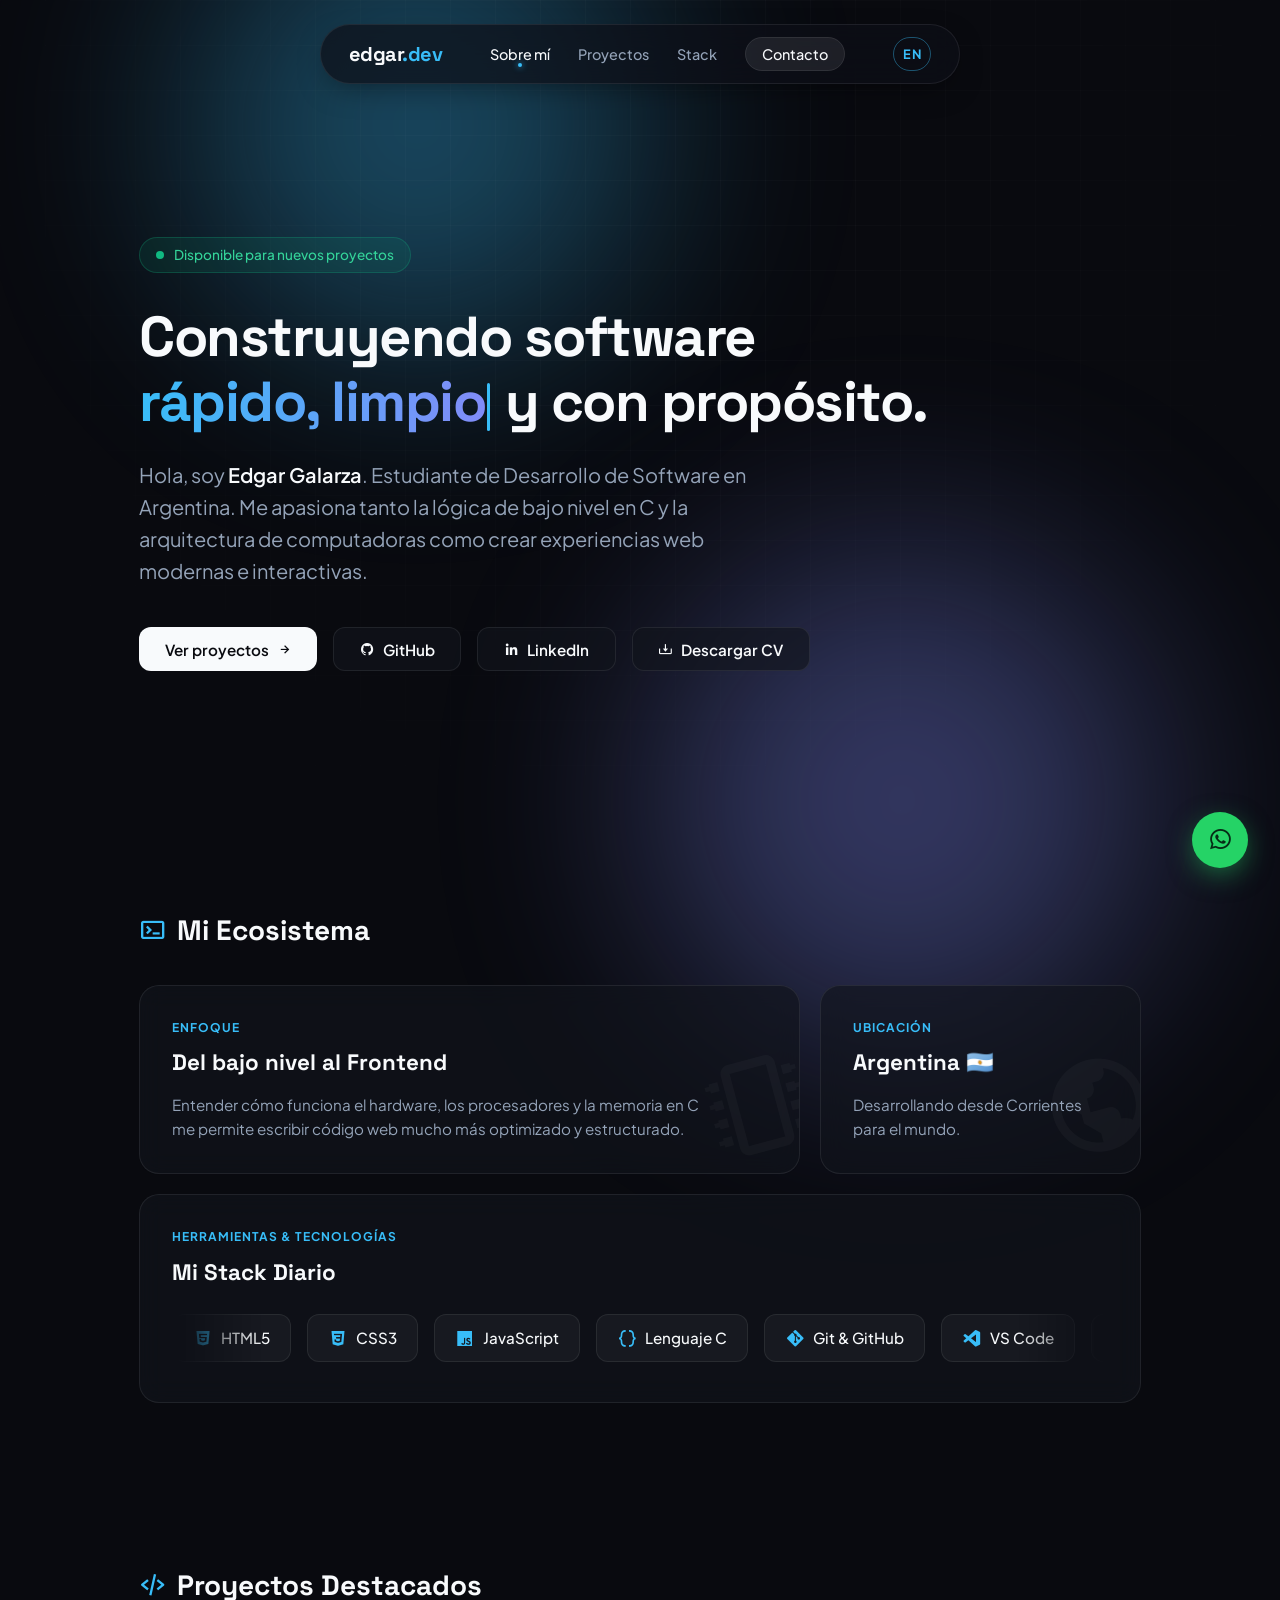
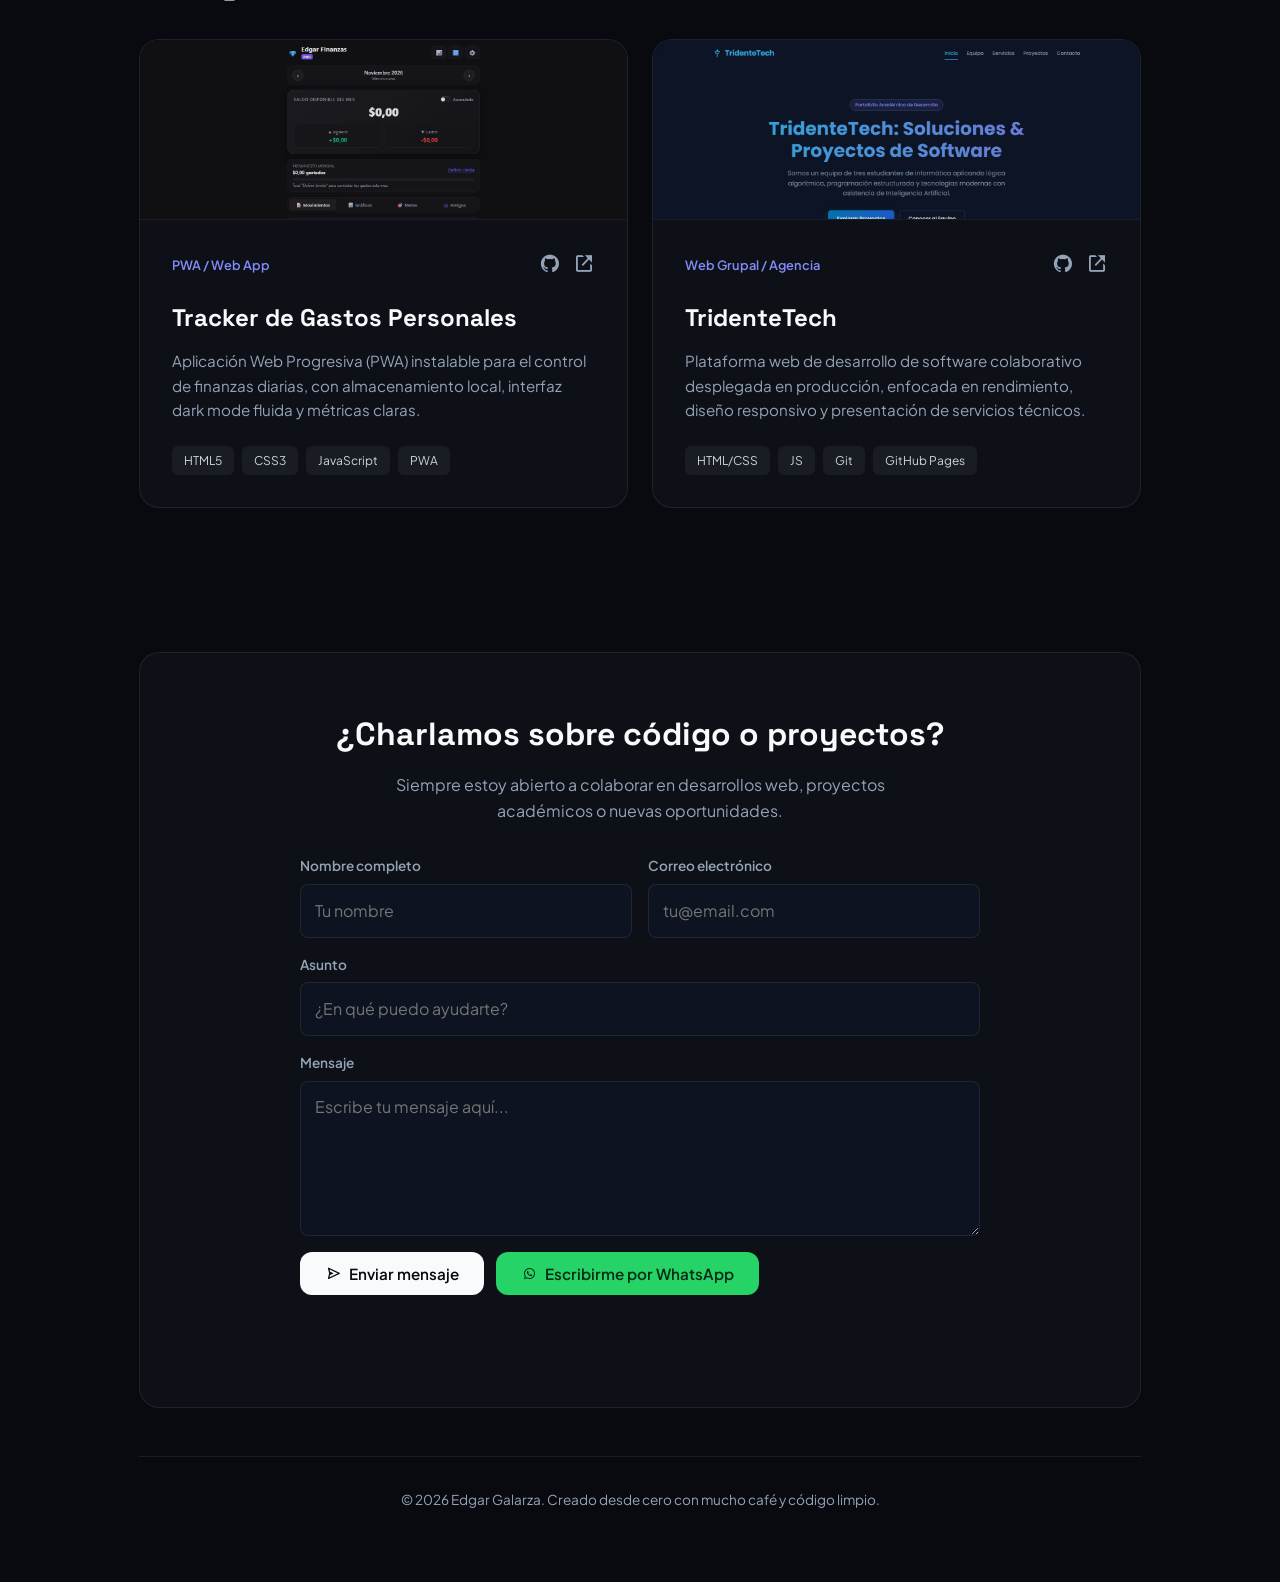
<file: index.html>
<!DOCTYPE html>
<html lang="es">
<head>
    <meta charset="UTF-8">
    <meta name="viewport" content="width=device-width, initial-scale=1.0">
    <title>Edgar Galarza | Software Developer</title>
    <meta name="description" content="Portafolio de Edgar Galarza, estudiante de Desarrollo de Software. Proyectos web, PWA y desarrollo frontend desde Argentina.">
    <meta property="og:title" content="Edgar Galarza | Software Developer">
    <meta property="og:description" content="Proyectos web, PWA y desarrollo frontend desde Argentina.">
    <meta property="og:type" content="website">
    <meta name="theme-color" content="#090a0f">
    <link rel="alternate" hreflang="en" href="index-en.html">
    <link rel="icon" href="data:image/svg+xml,%3Csvg xmlns='http://www.w3.org/2000/svg' viewBox='0 0 64 64'%3E%3Crect width='64' height='64' rx='14' fill='%23090a0f'/%3E%3Cpath d='M18 16h15a12 12 0 0 1 0 24H18z' fill='none' stroke='%2338bdf8' stroke-width='5'/%3E%3Cpath d='M27 40h21' stroke='%23818cf8' stroke-width='5' stroke-linecap='round'/%3E%3C/svg%3E">
    <!-- Fuentes modernas: Space Grotesk para títulos y Plus Jakarta Sans para lectura -->
    <link rel="preconnect" href="https://fonts.googleapis.com">
    <link rel="preconnect" href="https://fonts.gstatic.com" crossorigin>
    <link href="https://fonts.googleapis.com/css2?family=Plus+Jakarta+Sans:wght@400;500;600;700&family=Space+Grotesk:wght@500;700&display=swap" rel="stylesheet">
    <!-- Iconos de Lucide/Remix (vía CDN de Boxicons para ligereza) -->
    <link href='https://unpkg.com/boxicons@2.1.4/css/boxicons.min.css' rel='stylesheet'>
    <link rel="stylesheet" href="style.css">
</head>
<body>
    <!-- Barra de progreso de scroll -->
    <div class="scroll-progress" id="scroll-progress" aria-hidden="true"></div>

    <!-- Luces de fondo ambientales con movimiento -->
    <div class="ambient-light light-1"></div>
    <div class="ambient-light light-2"></div>
    <div class="grid-overlay"></div>

    <!-- Navegación flotante Glassmorphism -->
    <header class="navbar-container">
        <nav class="navbar">
            <a href="#" class="logo">edgar<span>.dev</span></a>
            <ul class="nav-links" id="primary-navigation">
                <li><a href="#sobre-mi">Sobre mí</a></li>
                <li><a href="#proyectos">Proyectos</a></li>
                <li><a href="#stack">Stack</a></li>
                <li><a href="#contacto" class="btn-nav">Contacto</a></li>
            </ul>
            <div class="nav-actions">
                <button class="menu-toggle" type="button" aria-label="Abrir menú de navegación" aria-expanded="false" aria-controls="primary-navigation">
                    <span aria-hidden="true">☰</span>
                </button>
                <a class="language-switch" href="index-en.html" lang="en" hreflang="en" aria-label="View this portfolio in English">EN</a>
            </div>
        </nav>
    </header>

    <main class="container">
        <!-- HERO SECTION -->
        <section class="hero" id="sobre-mi">
            <div class="status-badge">
                <span class="pulse-dot"></span>
                Disponible para nuevos proyectos
            </div>
            
            <h1 class="hero-title">
                Construyendo software <br class="hero-title-break">
                <span class="hero-title-line-2"><span class="gradient-text" id="typewriter-text">rápido, limpio</span><span class="typewriter-cursor" aria-hidden="true"></span> y con propósito.</span>
            </h1>
            
            <p class="hero-subtitle">
                Hola, soy <strong>Edgar Galarza</strong>. Estudiante de Desarrollo de Software en Argentina. Me apasiona tanto la lógica de bajo nivel en C y la arquitectura de computadoras como crear experiencias web modernas e interactivas.
            </p>

            <div class="hero-cta">
                <a href="#proyectos" class="btn btn-primary">
                    Ver proyectos <i class='bx bx-right-arrow-alt'></i>
                </a>
                <a href="https://github.com/galarzaedgardotsds" target="_blank" rel="noopener noreferrer" class="btn btn-secondary">
                    <i class='bx bxl-github'></i> GitHub
                </a>
                <a href="https://www.linkedin.com/in/edgardo-galarza-127718449/" target="_blank" rel="noopener noreferrer" class="btn btn-secondary">
                    <i class='bx bxl-linkedin'></i> LinkedIn
                </a>
                <a href="assets/cv-edgardo-galarza-es.pdf" download class="btn btn-secondary">
                    <i class='bx bx-download'></i> Descargar CV
                </a>
            </div>
        </section>

        <!-- BENTO GRID: SOBRE MÍ Y STACK (Estilo Codernauta) -->
        <section class="bento-section reveal" id="stack">
            <h2 class="section-title"><i class='bx bx-terminal'></i> Mi Ecosistema</h2>
            
            <div class="bento-grid">
                <!-- Caja 1: Perfil técnico -->
                <div class="bento-card span-2 spotlight reveal reveal-delay-1">
                    <div class="card-content">
                        <span class="card-tag">Enfoque</span>
                        <h3>Del bajo nivel al Frontend</h3>
                        <p>Entender cómo funciona el hardware, los procesadores y la memoria en C me permite escribir código web mucho más optimizado y estructurado.</p>
                    </div>
                    <div class="card-bg-icon"><i class='bx bx-microchip'></i></div>
                </div>

                <!-- Caja 2: Ubicación -->
                <div class="bento-card spotlight reveal reveal-delay-2">
                    <div class="card-content">
                        <span class="card-tag">Ubicación</span>
                        <h3>Argentina 🇦🇷</h3>
                        <p>Desarrollando desde Corrientes para el mundo.</p>
                    </div>
                    <div class="card-bg-icon"><i class='bx bx-world'></i></div>
                </div>

                <!-- Caja 3: Tech Stack con Cinta Infinita (Marquee) -->
                <div class="bento-card span-3 spotlight marquee-card reveal reveal-delay-3">
                    <div class="card-content">
                        <span class="card-tag">Herramientas & Tecnologías</span>
                        <h3>Mi Stack Diario</h3>
                    </div>
                    <div class="marquee-wrapper">
                        <div class="marquee-track">
                            <span class="tech-pill"><i class='bx bxl-html5'></i> HTML5</span>
                            <span class="tech-pill"><i class='bx bxl-css3'></i> CSS3</span>
                            <span class="tech-pill"><i class='bx bxl-javascript'></i> JavaScript</span>
                            <span class="tech-pill"><i class='bx bx-code-curly'></i> Lenguaje C</span>
                            <span class="tech-pill"><i class='bx bxl-git'></i> Git & GitHub</span>
                            <span class="tech-pill"><i class='bx bxl-visual-studio'></i> VS Code</span>
                            <span class="tech-pill"><i class='bx bx-server'></i> Arquitectura PC</span>
                            <!-- Duplicado para efecto infinito fluido -->
                            <span class="tech-pill"><i class='bx bxl-html5'></i> HTML5</span>
                            <span class="tech-pill"><i class='bx bxl-css3'></i> CSS3</span>
                            <span class="tech-pill"><i class='bx bxl-javascript'></i> JavaScript</span>
                            <span class="tech-pill"><i class='bx bx-code-curly'></i> Lenguaje C</span>
                            <span class="tech-pill"><i class='bx bxl-git'></i> Git & GitHub</span>
                            <span class="tech-pill"><i class='bx bxl-visual-studio'></i> VS Code</span>
                            <span class="tech-pill"><i class='bx bx-server'></i> Arquitectura PC</span>
                        </div>
                    </div>
                </div>
            </div>
        </section>

        <!-- SECCIÓN DE PROYECTOS -->
        <section class="projects-section reveal" id="proyectos">
            <h2 class="section-title"><i class='bx bx-code-alt'></i> Proyectos Destacados</h2>

            <div class="projects-grid">
                <!-- Proyecto 1 -->
                <article class="project-card spotlight reveal reveal-delay-1">
                    <a class="project-preview" href="https://galarzaedgardotsds.github.io/AppGastos/" target="_blank" rel="noopener noreferrer" aria-label="Abrir demo de Tracker de Gastos Personales">
                        <img src="assets/app-gastos-preview.png" alt="Vista previa de la aplicación Tracker de Gastos Personales" loading="lazy">
                    </a>
                    <div class="project-content">
                        <div class="project-header">
                            <span class="project-type">PWA / Web App</span>
                            <div class="project-links">
                                <a href="https://github.com/galarzaedgardotsds/AppGastos" target="_blank" rel="noopener noreferrer" title="Ver código de AppGastos" aria-label="Ver código de AppGastos"><i class='bx bxl-github'></i></a>
                                <a href="https://galarzaedgardotsds.github.io/AppGastos/" target="_blank" rel="noopener noreferrer" title="Ver demo" aria-label="Ver demo de AppGastos"><i class='bx bx-link-external'></i></a>
                            </div>
                        </div>
                        <h3 class="project-title">Tracker de Gastos Personales</h3>
                        <p class="project-desc">
                            Aplicación Web Progresiva (PWA) instalable para el control de finanzas diarias, con almacenamiento local, interfaz dark mode fluida y métricas claras.
                        </p>
                        <div class="project-tags">
                            <span>HTML5</span>
                            <span>CSS3</span>
                            <span>JavaScript</span>
                            <span>PWA</span>
                        </div>
                    </div>
                </article>

                <!-- Proyecto 2 -->
                <article class="project-card spotlight reveal reveal-delay-2">
                    <a class="project-preview" href="https://galarzaedgardotsds.github.io/TridenteTech/" target="_blank" rel="noopener noreferrer" aria-label="Abrir demo de TridenteTech">
                        <img src="assets/tridentetech-preview.png" alt="Vista previa del sitio web de TridenteTech" loading="lazy">
                    </a>
                    <div class="project-content">
                        <div class="project-header">
                            <span class="project-type">Web Grupal / Agencia</span>
                            <div class="project-links">
                                <a href="https://github.com/galarzaedgardotsds/TridenteTech" target="_blank" rel="noopener noreferrer" title="Ver código de TridenteTech" aria-label="Ver código de TridenteTech"><i class='bx bxl-github'></i></a>
                                <a href="https://galarzaedgardotsds.github.io/TridenteTech/" target="_blank" rel="noopener noreferrer" title="Ver demo" aria-label="Ver demo de TridenteTech"><i class='bx bx-link-external'></i></a>
                            </div>
                        </div>
                        <h3 class="project-title">TridenteTech</h3>
                        <p class="project-desc">
                            Plataforma web de desarrollo de software colaborativo desplegada en producción, enfocada en rendimiento, diseño responsivo y presentación de servicios técnicos.
                        </p>
                        <div class="project-tags">
                            <span>HTML/CSS</span>
                            <span>JS</span>
                            <span>Git</span>
                            <span>GitHub Pages</span>
                        </div>
                    </div>
                </article>
            </div>
        </section>

        <!-- FOOTER / CONTACTO -->
        <footer class="footer reveal" id="contacto">
            <div class="footer-box spotlight">
                <h2>¿Charlamos sobre código o proyectos?</h2>
                <p>Siempre estoy abierto a colaborar en desarrollos web, proyectos académicos o nuevas oportunidades.</p>
                <form class="contact-form" action="https://formspree.io/f/xljgnrnn" method="POST">
                    <input type="hidden" name="_subject" value="Nuevo mensaje desde el portafolio personal de Edgar">
                    <div class="contact-form-row">
                        <div class="contact-field">
                            <label for="nombre">Nombre completo</label>
                            <input type="text" id="nombre" name="nombre" placeholder="Tu nombre" required>
                        </div>
                        <div class="contact-field">
                            <label for="email">Correo electrónico</label>
                            <input type="email" id="email" name="email" placeholder="tu@email.com" required>
                        </div>
                    </div>
                    <div class="contact-field">
                        <label for="asunto">Asunto</label>
                        <input type="text" id="asunto" name="asunto" placeholder="¿En qué puedo ayudarte?" required>
                    </div>
                    <div class="contact-field">
                        <label for="mensaje">Mensaje</label>
                        <textarea id="mensaje" name="mensaje" placeholder="Escribe tu mensaje aquí..." rows="5" required></textarea>
                    </div>
                    <div class="contact-buttons">
                        <button type="submit" class="btn btn-primary">
                            <i class='bx bx-send'></i> Enviar mensaje
                        </button>
                        <a href="https://wa.me/5493794547731?text=Hola%20Edgar%2C%20vi%20tu%20portafolio%20y%20me%20gustar%C3%ADa%20contactarte." target="_blank" rel="noopener noreferrer" class="btn btn-whatsapp">
                            <i class='bx bxl-whatsapp'></i> Escribirme por WhatsApp
                        </a>
                    </div>
                    <p class="form-status" aria-live="polite"></p>
                </form>
            </div>
            <div class="footer-bottom">
                <p>© 2026 Edgar Galarza. Creado desde cero con mucho café y código limpio.</p>
            </div>
        </footer>
    </main>

    <!-- Botón flotante de WhatsApp -->
    <a href="https://wa.me/5493794547731?text=Hola%20Edgar%2C%20vi%20tu%20portafolio%20y%20me%20gustar%C3%ADa%20contactarte."
       target="_blank" rel="noopener noreferrer"
       class="whatsapp-fab"
       aria-label="Escribirme por WhatsApp">
        <i class='bx bxl-whatsapp' aria-hidden="true"></i>
        <span class="whatsapp-fab-label">¡Hablemos!</span>
    </a>

    <!-- Botón volver arriba -->
    <a href="#sobre-mi" class="back-to-top" id="back-to-top" aria-label="Volver al inicio">
        <i class='bx bx-chevron-up' aria-hidden="true"></i>
    </a>

    <!-- Script ligero para el efecto Spotlight que sigue al mouse en las tarjetas -->
    <script>
        document.querySelectorAll('.spotlight').forEach(card => {
            card.addEventListener('mousemove', e => {
                const rect = card.getBoundingClientRect();
                const x = e.clientX - rect.left;
                const y = e.clientY - rect.top;
                card.style.setProperty('--mouse-x', `${x}px`);
                card.style.setProperty('--mouse-y', `${y}px`);
            });
        });

        const menuToggle = document.querySelector('.menu-toggle');
        const navLinks = document.querySelector('.nav-links');

        menuToggle.addEventListener('click', () => {
            const isOpen = navLinks.classList.toggle('is-open');
            menuToggle.setAttribute('aria-expanded', isOpen);
            menuToggle.setAttribute('aria-label', isOpen ? 'Cerrar menú de navegación' : 'Abrir menú de navegación');
            menuToggle.innerHTML = `<span aria-hidden="true">${isOpen ? '×' : '☰'}</span>`;
        });

        navLinks.querySelectorAll('a').forEach(link => {
            link.addEventListener('click', () => {
                navLinks.classList.remove('is-open');
                menuToggle.setAttribute('aria-expanded', 'false');
                menuToggle.setAttribute('aria-label', 'Abrir menú de navegación');
                menuToggle.innerHTML = "<span aria-hidden='true'>☰</span>";
            });
        });

        // --- Scroll Reveal con Intersection Observer ---
        const revealObserver = new IntersectionObserver((entries) => {
            entries.forEach(entry => {
                if (entry.isIntersecting) {
                    entry.target.classList.add('visible');
                    revealObserver.unobserve(entry.target);
                }
            });
        }, { threshold: 0.1 });

        document.querySelectorAll('.reveal').forEach(el => revealObserver.observe(el));

        const contactForm = document.querySelector('.contact-form');
        const formStatus = contactForm.querySelector('.form-status');

        contactForm.addEventListener('submit', async event => {
            event.preventDefault();
            const submitButton = contactForm.querySelector('button[type="submit"]');
            submitButton.disabled = true;
            formStatus.textContent = 'Enviando mensaje...';

            try {
                const response = await fetch(contactForm.action, {
                    method: 'POST',
                    body: new FormData(contactForm),
                    headers: { Accept: 'application/json' }
                });

                if (!response.ok) throw new Error('No se pudo enviar el formulario');
                contactForm.reset();
                formStatus.textContent = '¡Gracias! Tu mensaje fue enviado correctamente.';
            } catch (error) {
                formStatus.textContent = 'No se pudo enviar el mensaje. Probá nuevamente o contactame por LinkedIn.';
            } finally {
                submitButton.disabled = false;
            }
        });

        // --- Barra de progreso de scroll ---
        const progressBar = document.getElementById('scroll-progress');
        window.addEventListener('scroll', () => {
            const scrolled = window.scrollY;
            const total = document.documentElement.scrollHeight - window.innerHeight;
            progressBar.style.width = `${(scrolled / total) * 100}%`;
        }, { passive: true });

        // --- Navbar auto-hide & Sección activa en navegación ---
        const navbarContainer = document.querySelector('.navbar-container');
        let lastScrollY = window.scrollY;

        window.addEventListener('scroll', () => {
            const currentScrollY = window.scrollY;
            if (currentScrollY > 120 && currentScrollY > lastScrollY && !navLinks.classList.contains('is-open')) {
                navbarContainer.classList.add('nav-hidden');
            } else {
                navbarContainer.classList.remove('nav-hidden');
            }
            lastScrollY = currentScrollY;
        }, { passive: true });

        const sections = document.querySelectorAll('section[id], footer[id]');
        const navAnchorLinks = document.querySelectorAll('.nav-links a[href^="#"]');

        const sectionObserver = new IntersectionObserver((entries) => {
            entries.forEach(entry => {
                if (entry.isIntersecting) {
                    const id = entry.target.getAttribute('id');
                    navAnchorLinks.forEach(link => {
                        link.classList.toggle('active', link.getAttribute('href') === `#${id}`);
                    });
                }
            });
        }, { rootMargin: '-30% 0px -60% 0px' });

        sections.forEach(section => sectionObserver.observe(section));

        // --- Botón volver arriba ---
        const backToTop = document.getElementById('back-to-top');
        window.addEventListener('scroll', () => {
            backToTop.classList.toggle('visible', window.scrollY > 350);
        }, { passive: true });

        // --- Efecto Typewriter sin saltos ---
        const heroTitle = document.querySelector('.hero-title');
        const typewriterEl = document.getElementById('typewriter-text');
        const phrases = ['rápido, limpio', 'moderno, accesible', 'eficiente, robusto'];
        let phraseIndex = 0, charIndex = phrases[0].length, isDeleting = true;

        function fixHeroHeight() {
            if (!heroTitle) return;
            heroTitle.style.minHeight = 'auto';
            heroTitle.style.minHeight = `${heroTitle.offsetHeight}px`;
        }
        fixHeroHeight();
        window.addEventListener('resize', fixHeroHeight, { passive: true });

        function typeWriter() {
            const current = phrases[phraseIndex];
            typewriterEl.textContent = isDeleting
                ? current.substring(0, charIndex - 1)
                : current.substring(0, charIndex + 1);
            isDeleting ? charIndex-- : charIndex++;

            let delay = isDeleting ? 40 : 80;
            if (!isDeleting && charIndex === current.length) {
                delay = 2400; isDeleting = true;
            } else if (isDeleting && charIndex === 0) {
                isDeleting = false;
                phraseIndex = (phraseIndex + 1) % phrases.length;
                delay = 350;
            }
            setTimeout(typeWriter, delay);
        }
        setTimeout(typeWriter, 2200);
    </script>
</body>
</html>
</file>
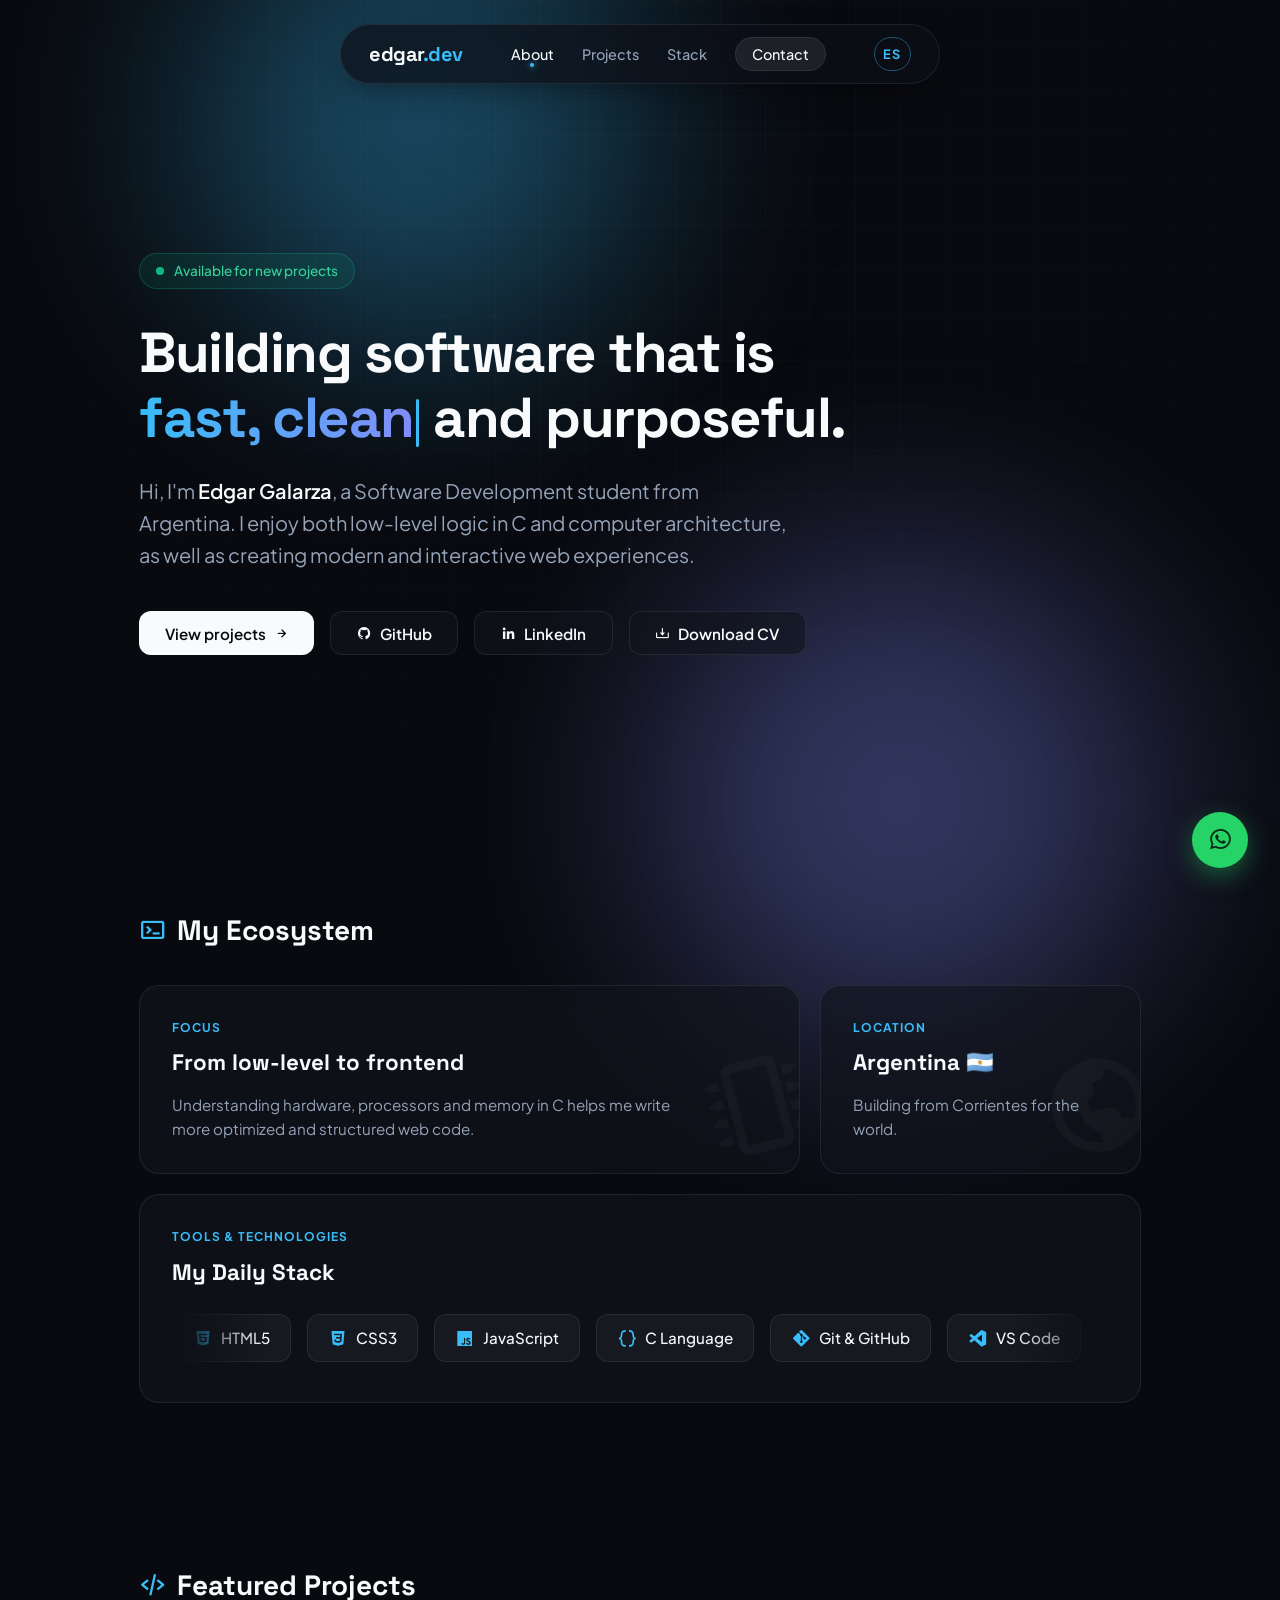
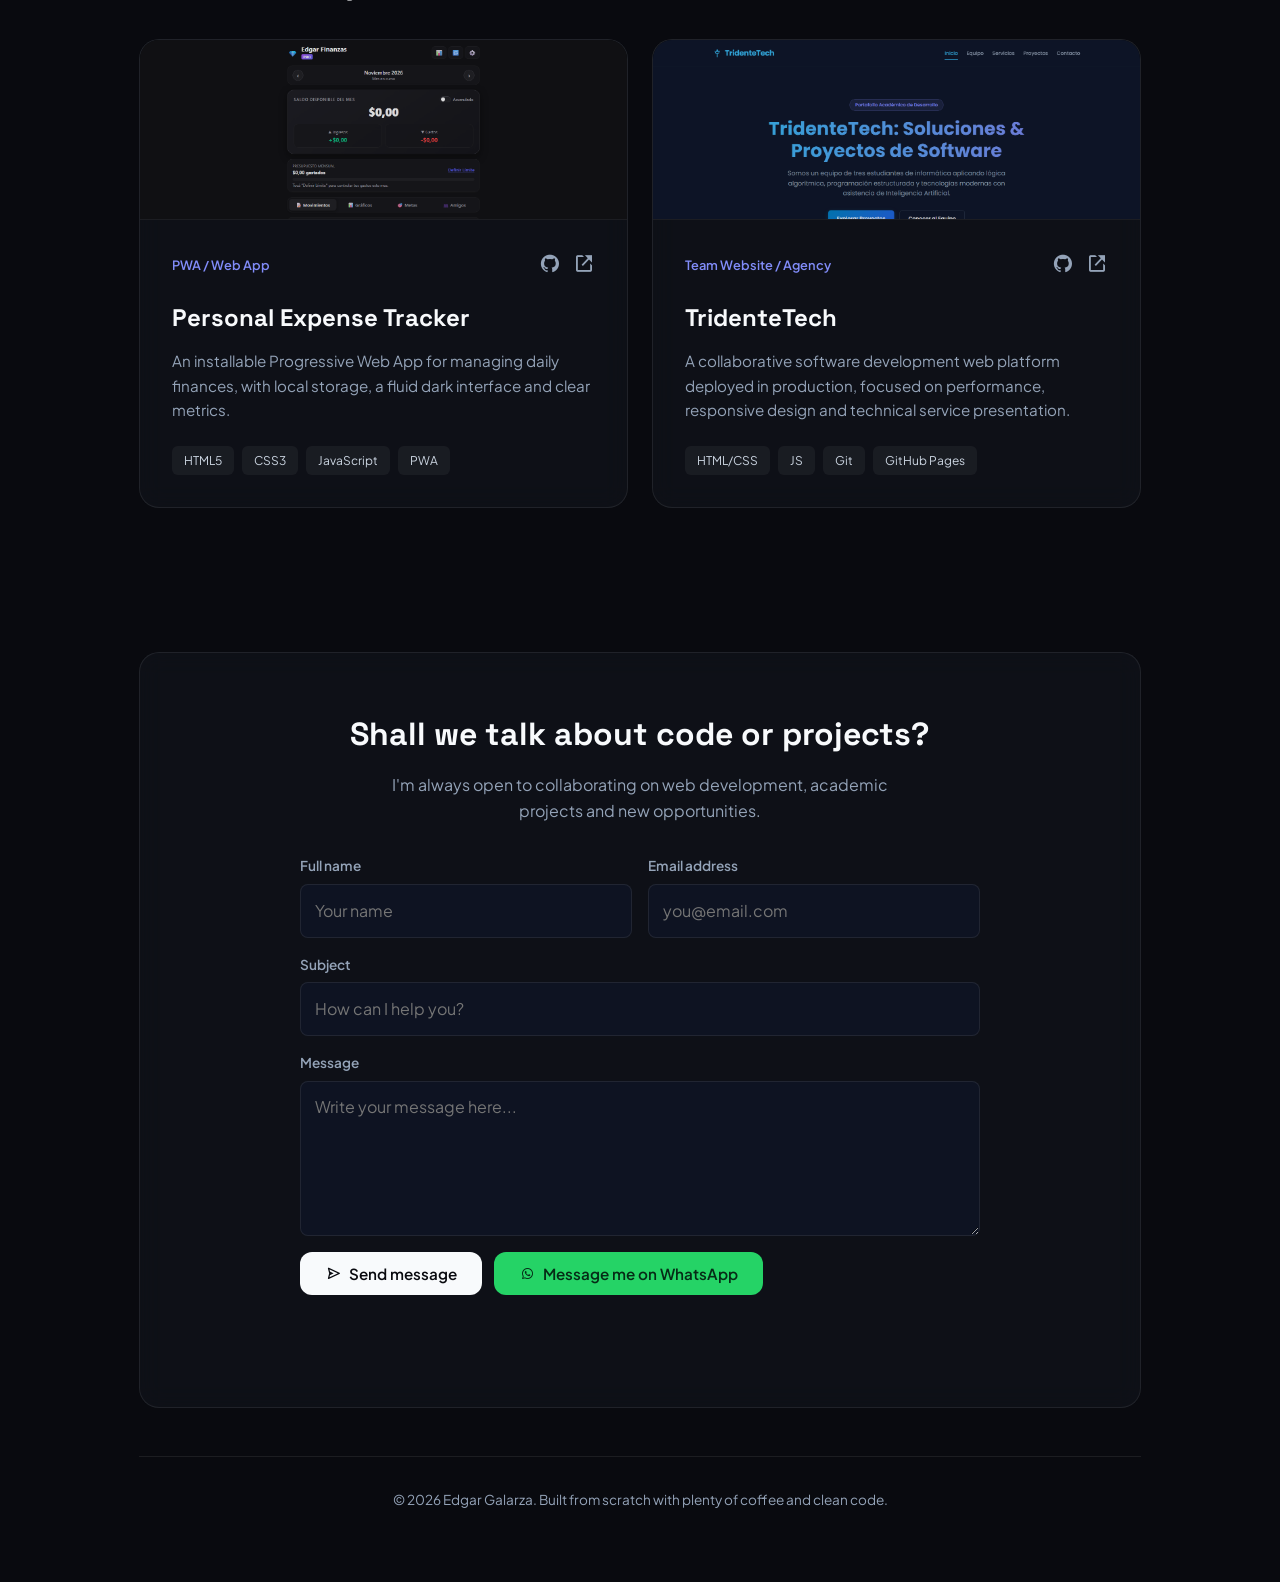
<file: index-en.html>
<!DOCTYPE html>
<html lang="en">
<head>
    <meta charset="UTF-8">
    <meta name="viewport" content="width=device-width, initial-scale=1.0">
    <title>Edgar Galarza | Software Developer</title>
    <meta name="description" content="Edgar Galarza's portfolio: web projects, PWAs and frontend development from Argentina.">
    <meta property="og:title" content="Edgar Galarza | Software Developer">
    <meta property="og:description" content="Web projects, PWAs and frontend development from Argentina.">
    <meta property="og:type" content="website">
    <meta name="theme-color" content="#090a0f">
    <link rel="alternate" hreflang="es" href="index.html">
    <link rel="icon" href="data:image/svg+xml,%3Csvg xmlns='http://www.w3.org/2000/svg' viewBox='0 0 64 64'%3E%3Crect width='64' height='64' rx='14' fill='%23090a0f'/%3E%3Cpath d='M18 16h15a12 12 0 0 1 0 24H18z' fill='none' stroke='%2338bdf8' stroke-width='5'/%3E%3Cpath d='M27 40h21' stroke='%23818cf8' stroke-width='5' stroke-linecap='round'/%3E%3C/svg%3E">
    <link rel="preconnect" href="https://fonts.googleapis.com">
    <link rel="preconnect" href="https://fonts.gstatic.com" crossorigin>
    <link href="https://fonts.googleapis.com/css2?family=Plus+Jakarta+Sans:wght@400;500;600;700&family=Space+Grotesk:wght@500;700&display=swap" rel="stylesheet">
    <link href='https://unpkg.com/boxicons@2.1.4/css/boxicons.min.css' rel='stylesheet'>
    <link rel="stylesheet" href="style.css">
</head>
<body>
    <!-- Scroll Progress Bar -->
    <div class="scroll-progress" id="scroll-progress" aria-hidden="true"></div>

    <div class="ambient-light light-1"></div>
    <div class="ambient-light light-2"></div>
    <div class="grid-overlay"></div>

    <header class="navbar-container">
        <nav class="navbar">
            <a href="#" class="logo">edgar<span>.dev</span></a>
            <ul class="nav-links" id="primary-navigation">
                <li><a href="#about">About</a></li>
                <li><a href="#projects">Projects</a></li>
                <li><a href="#stack">Stack</a></li>
                <li><a href="#contact" class="btn-nav">Contact</a></li>
            </ul>
            <div class="nav-actions">
                <button class="menu-toggle" type="button" aria-label="Open navigation menu" aria-expanded="false" aria-controls="primary-navigation">
                    <span aria-hidden="true">☰</span>
                </button>
                <a class="language-switch" href="index.html" lang="es" hreflang="es" aria-label="Ver este portafolio en español">ES</a>
            </div>
        </nav>
    </header>

    <main class="container">
        <section class="hero" id="about">
            <div class="status-badge"><span class="pulse-dot"></span>Available for new projects</div>
            <h1 class="hero-title">
                Building software that is <br class="hero-title-break">
                <span class="hero-title-line-2"><span class="gradient-text" id="typewriter-text">fast, clean</span><span class="typewriter-cursor" aria-hidden="true"></span> and purposeful.</span>
            </h1>
            <p class="hero-subtitle">Hi, I'm <strong>Edgar Galarza</strong>, a Software Development student from Argentina. I enjoy both low-level logic in C and computer architecture, as well as creating modern and interactive web experiences.</p>
            <div class="hero-cta">
                <a href="#projects" class="btn btn-primary">View projects <i class='bx bx-right-arrow-alt'></i></a>
                <a href="https://github.com/galarzaedgardotsds" target="_blank" rel="noopener noreferrer" class="btn btn-secondary"><i class='bx bxl-github'></i> GitHub</a>
                <a href="https://www.linkedin.com/in/edgardo-galarza-127718449/" target="_blank" rel="noopener noreferrer" class="btn btn-secondary"><i class='bx bxl-linkedin'></i> LinkedIn</a>
                <a href="assets/cv-edgardo-galarza-en.pdf" download class="btn btn-secondary"><i class='bx bx-download'></i> Download CV</a>
            </div>
        </section>

        <section class="bento-section reveal" id="stack">
            <h2 class="section-title"><i class='bx bx-terminal'></i> My Ecosystem</h2>
            <div class="bento-grid">
                <div class="bento-card span-2 spotlight reveal reveal-delay-1">
                    <div class="card-content"><span class="card-tag">Focus</span><h3>From low-level to frontend</h3><p>Understanding hardware, processors and memory in C helps me write more optimized and structured web code.</p></div>
                    <div class="card-bg-icon"><i class='bx bx-microchip'></i></div>
                </div>
                <div class="bento-card spotlight reveal reveal-delay-2">
                    <div class="card-content"><span class="card-tag">Location</span><h3>Argentina 🇦🇷</h3><p>Building from Corrientes for the world.</p></div>
                    <div class="card-bg-icon"><i class='bx bx-world'></i></div>
                </div>
                <div class="bento-card span-3 spotlight marquee-card reveal reveal-delay-3">
                    <div class="card-content"><span class="card-tag">Tools & Technologies</span><h3>My Daily Stack</h3></div>
                    <div class="marquee-wrapper"><div class="marquee-track">
                        <span class="tech-pill"><i class='bx bxl-html5'></i> HTML5</span><span class="tech-pill"><i class='bx bxl-css3'></i> CSS3</span><span class="tech-pill"><i class='bx bxl-javascript'></i> JavaScript</span><span class="tech-pill"><i class='bx bx-code-curly'></i> C Language</span><span class="tech-pill"><i class='bx bxl-git'></i> Git & GitHub</span><span class="tech-pill"><i class='bx bxl-visual-studio'></i> VS Code</span><span class="tech-pill"><i class='bx bx-server'></i> PC Architecture</span>
                        <span class="tech-pill"><i class='bx bxl-html5'></i> HTML5</span><span class="tech-pill"><i class='bx bxl-css3'></i> CSS3</span><span class="tech-pill"><i class='bx bxl-javascript'></i> JavaScript</span><span class="tech-pill"><i class='bx bx-code-curly'></i> C Language</span><span class="tech-pill"><i class='bx bxl-git'></i> Git & GitHub</span><span class="tech-pill"><i class='bx bxl-visual-studio'></i> VS Code</span><span class="tech-pill"><i class='bx bx-server'></i> PC Architecture</span>
                    </div></div>
                </div>
            </div>
        </section>

        <section class="projects-section reveal" id="projects">
            <h2 class="section-title"><i class='bx bx-code-alt'></i> Featured Projects</h2>
            <div class="projects-grid">
                <article class="project-card spotlight reveal reveal-delay-1">
                    <a class="project-preview" href="https://galarzaedgardotsds.github.io/AppGastos/" target="_blank" rel="noopener noreferrer" aria-label="Open Personal Expense Tracker demo"><img src="assets/app-gastos-preview.png" alt="Personal Expense Tracker app preview" loading="lazy"></a>
                    <div class="project-content">
                        <div class="project-header"><span class="project-type">PWA / Web App</span><div class="project-links"><a href="https://github.com/galarzaedgardotsds/AppGastos" target="_blank" rel="noopener noreferrer" title="View AppGastos code" aria-label="View AppGastos code"><i class='bx bxl-github'></i></a><a href="https://galarzaedgardotsds.github.io/AppGastos/" target="_blank" rel="noopener noreferrer" title="View demo" aria-label="View AppGastos demo"><i class='bx bx-link-external'></i></a></div></div>
                        <h3 class="project-title">Personal Expense Tracker</h3>
                        <p class="project-desc">An installable Progressive Web App for managing daily finances, with local storage, a fluid dark interface and clear metrics.</p>
                        <div class="project-tags"><span>HTML5</span><span>CSS3</span><span>JavaScript</span><span>PWA</span></div>
                    </div>
                </article>
                <article class="project-card spotlight reveal reveal-delay-2">
                    <a class="project-preview" href="https://galarzaedgardotsds.github.io/TridenteTech/" target="_blank" rel="noopener noreferrer" aria-label="Open TridenteTech demo"><img src="assets/tridentetech-preview.png" alt="TridenteTech website preview" loading="lazy"></a>
                    <div class="project-content">
                        <div class="project-header"><span class="project-type">Team Website / Agency</span><div class="project-links"><a href="https://github.com/galarzaedgardotsds/TridenteTech" target="_blank" rel="noopener noreferrer" title="View TridenteTech code" aria-label="View TridenteTech code"><i class='bx bxl-github'></i></a><a href="https://galarzaedgardotsds.github.io/TridenteTech/" target="_blank" rel="noopener noreferrer" title="View demo" aria-label="View TridenteTech demo"><i class='bx bx-link-external'></i></a></div></div>
                        <h3 class="project-title">TridenteTech</h3>
                        <p class="project-desc">A collaborative software development web platform deployed in production, focused on performance, responsive design and technical service presentation.</p>
                        <div class="project-tags"><span>HTML/CSS</span><span>JS</span><span>Git</span><span>GitHub Pages</span></div>
                    </div>
                </article>
            </div>
        </section>

        <footer class="footer reveal" id="contact">
            <div class="footer-box spotlight">
                <h2>Shall we talk about code or projects?</h2>
                <p>I'm always open to collaborating on web development, academic projects and new opportunities.</p>
                <form class="contact-form" action="https://formspree.io/f/xljgnrnn" method="POST">
                    <input type="hidden" name="_subject" value="New message from Edgar's English portfolio">
                    <div class="contact-form-row"><div class="contact-field"><label for="name">Full name</label><input type="text" id="name" name="name" placeholder="Your name" required></div><div class="contact-field"><label for="email">Email address</label><input type="email" id="email" name="email" placeholder="you@email.com" required></div></div>
                    <div class="contact-field"><label for="subject">Subject</label><input type="text" id="subject" name="subject" placeholder="How can I help you?" required></div>
                    <div class="contact-field"><label for="message">Message</label><textarea id="message" name="message" placeholder="Write your message here..." rows="5" required></textarea></div>
                    <div class="contact-buttons">
                        <button type="submit" class="btn btn-primary"><i class='bx bx-send'></i> Send message</button>
                        <a href="https://wa.me/5493794547731?text=Hello%20Edgar%2C%20I%20saw%20your%20portfolio%20and%20would%20like%20to%20get%20in%20touch." target="_blank" rel="noopener noreferrer" class="btn btn-whatsapp"><i class='bx bxl-whatsapp'></i> Message me on WhatsApp</a>
                    </div>
                    <p class="form-status" aria-live="polite"></p>
                </form>
            </div>
            <div class="footer-bottom"><p>© 2026 Edgar Galarza. Built from scratch with plenty of coffee and clean code.</p></div>
        </footer>
    </main>

    <!-- Floating WhatsApp Button -->
    <a href="https://wa.me/5493794547731?text=Hello%20Edgar%2C%20I%20saw%20your%20portfolio%20and%20would%20like%20to%20get%20in%20touch."
       target="_blank" rel="noopener noreferrer"
       class="whatsapp-fab"
       aria-label="Message me on WhatsApp">
        <i class='bx bxl-whatsapp' aria-hidden="true"></i>
        <span class="whatsapp-fab-label">Let's talk!</span>
    </a>

    <!-- Back to Top Button -->
    <a href="#about" class="back-to-top" id="back-to-top" aria-label="Back to top">
        <i class='bx bx-chevron-up' aria-hidden="true"></i>
    </a>

    <script>
        document.querySelectorAll('.spotlight').forEach(card => {
            card.addEventListener('mousemove', event => {
                const rect = card.getBoundingClientRect();
                card.style.setProperty('--mouse-x', `${event.clientX - rect.left}px`);
                card.style.setProperty('--mouse-y', `${event.clientY - rect.top}px`);
            });
        });

        const menuToggle = document.querySelector('.menu-toggle');
        const navLinks = document.querySelector('.nav-links');
        menuToggle.addEventListener('click', () => {
            const isOpen = navLinks.classList.toggle('is-open');
            menuToggle.setAttribute('aria-expanded', isOpen);
            menuToggle.setAttribute('aria-label', isOpen ? 'Close navigation menu' : 'Open navigation menu');
            menuToggle.innerHTML = `<span aria-hidden="true">${isOpen ? '×' : '☰'}</span>`;
        });
        navLinks.querySelectorAll('a').forEach(link => link.addEventListener('click', () => {
            navLinks.classList.remove('is-open');
            menuToggle.setAttribute('aria-expanded', 'false');
            menuToggle.setAttribute('aria-label', 'Open navigation menu');
            menuToggle.innerHTML = "<span aria-hidden='true'>☰</span>";
        }));

        // --- Scroll Reveal with Intersection Observer ---
        const revealObserver = new IntersectionObserver((entries) => {
            entries.forEach(entry => {
                if (entry.isIntersecting) {
                    entry.target.classList.add('visible');
                    revealObserver.unobserve(entry.target);
                }
            });
        }, { threshold: 0.1 });

        document.querySelectorAll('.reveal').forEach(el => revealObserver.observe(el));

        const contactForm = document.querySelector('.contact-form');
        const formStatus = contactForm.querySelector('.form-status');
        contactForm.addEventListener('submit', async event => {
            event.preventDefault();
            const submitButton = contactForm.querySelector('button[type="submit"]');
            submitButton.disabled = true;
            formStatus.textContent = 'Sending message...';
            try {
                const response = await fetch(contactForm.action, { method: 'POST', body: new FormData(contactForm), headers: { Accept: 'application/json' } });
                if (!response.ok) throw new Error('Could not send form');
                contactForm.reset();
                formStatus.textContent = 'Thank you! Your message was sent successfully.';
            } catch (error) {
                formStatus.textContent = 'Your message could not be sent. Please try again or contact me on LinkedIn.';
            } finally {
                submitButton.disabled = false;
            }
        });

        // --- Scroll Progress Bar ---
        const progressBar = document.getElementById('scroll-progress');
        window.addEventListener('scroll', () => {
            const scrolled = window.scrollY;
            const total = document.documentElement.scrollHeight - window.innerHeight;
            progressBar.style.width = `${(scrolled / total) * 100}%`;
        }, { passive: true });

        // --- Navbar auto-hide & Active Nav Link ---
        const navbarContainer = document.querySelector('.navbar-container');
        let lastScrollY = window.scrollY;

        window.addEventListener('scroll', () => {
            const currentScrollY = window.scrollY;
            if (currentScrollY > 120 && currentScrollY > lastScrollY && !navLinks.classList.contains('is-open')) {
                navbarContainer.classList.add('nav-hidden');
            } else {
                navbarContainer.classList.remove('nav-hidden');
            }
            lastScrollY = currentScrollY;
        }, { passive: true });

        const sections = document.querySelectorAll('section[id], footer[id]');
        const navAnchorLinks = document.querySelectorAll('.nav-links a[href^="#"]');

        const sectionObserver = new IntersectionObserver((entries) => {
            entries.forEach(entry => {
                if (entry.isIntersecting) {
                    const id = entry.target.getAttribute('id');
                    navAnchorLinks.forEach(link => {
                        link.classList.toggle('active', link.getAttribute('href') === `#${id}`);
                    });
                }
            });
        }, { rootMargin: '-30% 0px -60% 0px' });

        sections.forEach(section => sectionObserver.observe(section));

        // --- Back to Top Button ---
        const backToTop = document.getElementById('back-to-top');
        window.addEventListener('scroll', () => {
            backToTop.classList.toggle('visible', window.scrollY > 350);
        }, { passive: true });

        // --- Typewriter Effect without layout shift ---
        const heroTitle = document.querySelector('.hero-title');
        const typewriterEl = document.getElementById('typewriter-text');
        const phrases = ['fast, clean', 'modern, accessible', 'efficient, robust'];
        let phraseIndex = 0, charIndex = phrases[0].length, isDeleting = true;

        function fixHeroHeight() {
            if (!heroTitle) return;
            heroTitle.style.minHeight = 'auto';
            heroTitle.style.minHeight = `${heroTitle.offsetHeight}px`;
        }
        fixHeroHeight();
        window.addEventListener('resize', fixHeroHeight, { passive: true });

        function typeWriter() {
            const current = phrases[phraseIndex];
            typewriterEl.textContent = isDeleting
                ? current.substring(0, charIndex - 1)
                : current.substring(0, charIndex + 1);
            isDeleting ? charIndex-- : charIndex++;

            let delay = isDeleting ? 40 : 80;
            if (!isDeleting && charIndex === current.length) {
                delay = 2400; isDeleting = true;
            } else if (isDeleting && charIndex === 0) {
                isDeleting = false;
                phraseIndex = (phraseIndex + 1) % phrases.length;
                delay = 350;
            }
            setTimeout(typeWriter, delay);
        }
        setTimeout(typeWriter, 2200);
    </script>
</body>
</html>
</file>
<file: style.css>
/* ==========================================================================
   VARIABLES & RESET
   ========================================================================== */
:root {
    --bg-main: #090a0f;
    --bg-card: rgba(18, 20, 29, 0.65);
    --bg-card-hover: rgba(26, 29, 42, 0.8);
    --border-color: rgba(255, 255, 255, 0.08);
    --border-highlight: rgba(56, 189, 248, 0.4);
    
    --text-main: #f8fafc;
    --text-muted: #94a3b8;
    
    --accent-cyan: #38bdf8;
    --accent-purple: #818cf8;
    --accent-emerald: #10b981;
    
    --font-heading: 'Space Grotesk', sans-serif;
    --font-body: 'Plus Jakarta Sans', sans-serif;
    
    --transition-smooth: all 0.35s cubic-bezier(0.16, 1, 0.3, 1);
}

* {
    margin: 0;
    padding: 0;
    box-sizing: border-box;
}

html {
    scroll-behavior: smooth;
}

/* Scrollbar personalizado */
::-webkit-scrollbar { width: 6px; }
::-webkit-scrollbar-track { background: var(--bg-main); }
::-webkit-scrollbar-thumb {
    background: rgba(56, 189, 248, 0.25);
    border-radius: 999px;
}
::-webkit-scrollbar-thumb:hover { background: rgba(56, 189, 248, 0.55); }

body {
    background-color: var(--bg-main);
    color: var(--text-main);
    font-family: var(--font-body);
    line-height: 1.6;
    overflow-x: hidden;
    position: relative;
}

/* ==========================================================================
   FONDO ANIMADO & EFECTOS AMBIENTALES
   ========================================================================== */
.grid-overlay {
    position: fixed;
    inset: 0;
    background-image: 
        linear-gradient(to right, rgba(255,255,255,0.02) 1px, transparent 1px),
        linear-gradient(to bottom, rgba(255,255,255,0.02) 1px, transparent 1px);
    background-size: 45px 45px;
    mask-image: radial-gradient(circle at 50% 20%, black 20%, transparent 80%);
    -webkit-mask-image: radial-gradient(circle at 50% 20%, black 20%, transparent 80%);
    z-index: -1;
    pointer-events: none;
}

.ambient-light {
    position: fixed;
    border-radius: 50%;
    filter: blur(110px);
    z-index: -2;
    opacity: 0.35;
    pointer-events: none;
    animation: floatLight 12s infinite alternate ease-in-out;
}

.light-1 {
    width: 450px;
    height: 450px;
    background: var(--accent-cyan);
    top: -100px;
    left: 15%;
}

.light-2 {
    width: 500px;
    height: 500px;
    background: var(--accent-purple);
    bottom: -150px;
    right: 10%;
    animation-delay: -6s;
}

@keyframes floatLight {
    0% { transform: translate(0, 0) scale(1); }
    100% { transform: translate(60px, 40px) scale(1.15); }
}

/* ==========================================================================
   NAVBAR FLOTANTE (GLASSMORPHISM)
   ========================================================================== */
.navbar-container {
    position: fixed;
    top: 1.5rem;
    left: 0;
    right: 0;
    display: flex;
    justify-content: center;
    z-index: 100;
    padding: 0 1rem;
    transition: transform 0.4s cubic-bezier(0.16, 1, 0.3, 1), opacity 0.4s ease;
}

.navbar-container.nav-hidden {
    transform: translateY(-130%);
    opacity: 0;
    pointer-events: none;
}

.navbar {
    background: rgba(13, 15, 23, 0.7);
    backdrop-filter: blur(16px);
    -webkit-backdrop-filter: blur(16px);
    border: 1px solid var(--border-color);
    padding: 0.75rem 1.75rem;
    border-radius: 999px;
    display: flex;
    align-items: center;
    gap: 3rem;
    box-shadow: 0 10px 30px -10px rgba(0, 0, 0, 0.5);
    transition: var(--transition-smooth);
}

.navbar:hover {
    border-color: rgba(255, 255, 255, 0.15);
}

.logo {
    font-family: var(--font-heading);
    font-weight: 700;
    font-size: 1.25rem;
    color: var(--text-main);
    text-decoration: none;
    letter-spacing: -0.5px;
}

.logo span {
    color: var(--accent-cyan);
}

.nav-links {
    display: flex;
    align-items: center;
    gap: 1.75rem;
    list-style: none;
}

.nav-links a {
    color: var(--text-muted);
    text-decoration: none;
    font-size: 0.9rem;
    font-weight: 500;
    transition: var(--transition-smooth);
    position: relative;
}

.nav-links a:hover,
.nav-links a.active {
    color: var(--text-main);
}

.nav-links a.active::after {
    content: '';
    position: absolute;
    bottom: -4px;
    left: 50%;
    transform: translateX(-50%);
    width: 4px;
    height: 4px;
    background: var(--accent-cyan);
    border-radius: 50%;
    box-shadow: 0 0 6px var(--accent-cyan);
}

.menu-toggle {
    display: none;
    border: 0;
    background: transparent;
    color: var(--text-main);
    font-size: 1.7rem;
    line-height: 1;
    cursor: pointer;
}

.nav-actions {
    display: flex;
    align-items: center;
    gap: 0.7rem;
}

.language-switch {
    color: var(--accent-cyan);
    text-decoration: none;
    font-size: 0.8rem;
    font-weight: 700;
    letter-spacing: 0.06em;
    border: 1px solid var(--border-highlight);
    border-radius: 999px;
    padding: 0.35rem 0.55rem;
    transition: var(--transition-smooth);
}

.language-switch:hover {
    background: var(--accent-cyan);
    color: var(--bg-main);
}

.btn-nav {
    background: rgba(255, 255, 255, 0.08);
    color: var(--text-main) !important;
    padding: 0.45rem 1rem;
    border-radius: 999px;
    border: 1px solid var(--border-color);
}

.btn-nav:hover {
    background: var(--accent-cyan);
    color: #000 !important;
    border-color: var(--accent-cyan);
}

/* ==========================================================================
   LAYOUT & HERO SECTION
   ========================================================================== */
.container {
    max-width: 1050px;
    margin: 0 auto;
    padding: 0 1.5rem;
}

.hero {
    min-height: 92vh;
    display: flex;
    flex-direction: column;
    justify-content: center;
    align-items: flex-start;
    padding-top: 5rem;
    animation: fadeUp 0.8s ease-out forwards;
}

@keyframes fadeUp {
    from { opacity: 0; transform: translateY(25px); }
    to { opacity: 1; transform: translateY(0); }
}

.status-badge {
    display: inline-flex;
    align-items: center;
    gap: 0.6rem;
    background: rgba(16, 185, 129, 0.1);
    border: 1px solid rgba(16, 185, 129, 0.25);
    color: #34d399;
    padding: 0.4rem 1rem;
    border-radius: 999px;
    font-size: 0.85rem;
    font-weight: 500;
    margin-bottom: 2rem;
}

.pulse-dot {
    width: 8px;
    height: 8px;
    background-color: var(--accent-emerald);
    border-radius: 50%;
    box-shadow: 0 0 0 0 rgba(16, 185, 129, 0.7);
    animation: pulse 2s infinite;
}

@keyframes pulse {
    0% { box-shadow: 0 0 0 0 rgba(16, 185, 129, 0.7); }
    70% { box-shadow: 0 0 0 8px rgba(16, 185, 129, 0); }
    100% { box-shadow: 0 0 0 0 rgba(16, 185, 129, 0); }
}

.hero-title {
    font-family: var(--font-heading);
    font-size: clamp(2rem, 4.4vw, 3.8rem);
    line-height: 1.15;
    font-weight: 700;
    letter-spacing: -1.5px;
    margin-bottom: 1.5rem;
    max-width: 950px;
}

.hero-title-line-2 {
    display: inline-block;
    white-space: nowrap;
}

.typewriter-cursor {
    display: inline-block;
    width: 3px;
    height: 0.85em;
    background: var(--accent-cyan);
    margin-left: 2px;
    margin-right: 2px;
    border-radius: 2px;
    vertical-align: middle;
    animation: cursorBlink 1s step-end infinite;
}

@keyframes cursorBlink {
    0%, 100% { opacity: 1; }
    50%       { opacity: 0; }
}

.gradient-text {
    background: linear-gradient(90deg, var(--accent-cyan), var(--accent-purple), var(--accent-cyan));
    background-size: 200% auto;
    background-clip: text;
    -webkit-background-clip: text;
    -webkit-text-fill-color: transparent;
    animation: gradientMove 5s linear infinite;
}

@keyframes gradientMove {
    to { background-position: 200% center; }
}

.hero-subtitle {
    color: var(--text-muted);
    font-size: clamp(1.05rem, 2vw, 1.25rem);
    max-width: 650px;
    margin-bottom: 2.5rem;
}

.hero-subtitle strong {
    color: var(--text-main);
    font-weight: 600;
}

.hero-cta {
    display: flex;
    flex-wrap: wrap;
    gap: 1rem;
}

.btn {
    display: inline-flex;
    align-items: center;
    gap: 0.5rem;
    padding: 0.85rem 1.6rem;
    border-radius: 12px;
    font-weight: 600;
    font-size: 0.95rem;
    font-family: inherit;
    line-height: 1;
    vertical-align: middle;
    text-decoration: none;
    transition: var(--transition-smooth);
    cursor: pointer;
    border: none;
    appearance: none;
    -webkit-appearance: none;
}

.btn-primary {
    background: var(--text-main);
    color: var(--bg-main);
}

.btn-primary:hover {
    background: var(--accent-cyan);
    transform: translateY(-3px);
    box-shadow: 0 10px 25px -5px rgba(56, 189, 248, 0.4);
}

.btn-secondary {
    background: var(--bg-card);
    color: var(--text-main);
    border: 1px solid var(--border-color);
    backdrop-filter: blur(10px);
}

.btn-secondary:hover {
    border-color: var(--text-muted);
    transform: translateY(-3px);
    background: rgba(255, 255, 255, 0.06);
}

.btn-whatsapp {
    background: #25d366;
    color: #062b16;
}

.btn-whatsapp:hover {
    background: #1ebe5d;
    transform: translateY(-3px);
    box-shadow: 0 10px 25px -5px rgba(37, 211, 102, 0.35);
}

/* Contenedor de botones del formulario de contacto */
.contact-buttons {
    display: flex;
    align-items: center;
    flex-wrap: wrap;
    gap: 0.75rem;
    margin-top: 0.25rem;
}

/* ==========================================================================
   BENTO GRID & EFECTO SPOTLIGHT (ESTILO CODERNAUTA)
   ========================================================================== */
.section-title {
    font-family: var(--font-heading);
    font-size: 1.75rem;
    margin-bottom: 2rem;
    display: flex;
    align-items: center;
    gap: 0.6rem;
}

.section-title i {
    color: var(--accent-cyan);
}

.bento-section, .projects-section {
    padding: 5rem 0;
}

.bento-grid {
    display: grid;
    grid-template-columns: repeat(3, 1fr);
    gap: 1.25rem;
}

.bento-card, .project-card, .footer-box {
    background: var(--bg-card);
    border: 1px solid var(--border-color);
    border-radius: 20px;
    padding: 2rem;
    position: relative;
    overflow: hidden;
    backdrop-filter: blur(12px);
    transition: var(--transition-smooth);
}

/* Efecto de luz que sigue al cursor */
.spotlight::before {
    content: "";
    position: absolute;
    inset: 0;
    background: radial-gradient(
        500px circle at var(--mouse-x, 0) var(--mouse-y, 0),
        rgba(56, 189, 248, 0.12),
        transparent 40%
    );
    opacity: 0;
    transition: opacity 0.3s;
    pointer-events: none;
}

.spotlight:hover::before {
    opacity: 1;
}

.bento-card:hover, .project-card:hover {
    transform: translateY(-5px);
    border-color: var(--border-highlight);
    box-shadow: 0 20px 40px -15px rgba(0, 0, 0, 0.6);
}

.span-2 { grid-column: span 2; }
.span-3 { grid-column: span 3; }

.card-tag {
    font-size: 0.75rem;
    text-transform: uppercase;
    letter-spacing: 1px;
    color: var(--accent-cyan);
    font-weight: 700;
    display: block;
    margin-bottom: 0.5rem;
}

.bento-card h3 {
    font-family: var(--font-heading);
    font-size: 1.4rem;
    margin-bottom: 0.75rem;
}

.bento-card p {
    color: var(--text-muted);
    font-size: 0.95rem;
    max-width: 90%;
}

.card-bg-icon {
    position: absolute;
    right: -15px;
    bottom: -25px;
    font-size: 7rem;
    color: rgba(255, 255, 255, 0.03);
    transform: rotate(-15deg);
    transition: var(--transition-smooth);
    pointer-events: none;
}

.bento-card:hover .card-bg-icon {
    color: rgba(56, 189, 248, 0.08);
    transform: rotate(0deg) scale(1.1);
}

/* ==========================================================================
   MARQUEE INFINITO DE TECNOLOGÍAS
   ========================================================================== */
.marquee-card {
    padding-bottom: 2.5rem;
}

.marquee-wrapper {
    overflow: hidden;
    margin-top: 1.5rem;
    mask-image: linear-gradient(to right, transparent, black 10%, black 90%, transparent);
    -webkit-mask-image: linear-gradient(to right, transparent, black 10%, black 90%, transparent);
}

.marquee-track {
    display: flex;
    gap: 1rem;
    width: max-content;
    animation: scrollMarquee 22s linear infinite;
}

.marquee-track:hover {
    animation-play-state: paused;
}

@keyframes scrollMarquee {
    from { transform: translateX(0); }
    to { transform: translateX(-50%); }
}

.tech-pill {
    display: inline-flex;
    align-items: center;
    gap: 0.5rem;
    background: rgba(255, 255, 255, 0.04);
    border: 1px solid var(--border-color);
    padding: 0.65rem 1.25rem;
    border-radius: 12px;
    font-weight: 500;
    font-size: 0.95rem;
    white-space: nowrap;
    transition: var(--transition-smooth);
}

.tech-pill i {
    font-size: 1.25rem;
    color: var(--accent-cyan);
}

.tech-pill:hover {
    border-color: var(--accent-cyan);
    background: rgba(56, 189, 248, 0.1);
    transform: scale(1.05);
}

/* ==========================================================================
   PROYECTOS
   ========================================================================== */
.projects-grid {
    display: grid;
    grid-template-columns: repeat(auto-fit, minmax(320px, 1fr));
    gap: 1.5rem;
}

.project-preview {
    position: relative;
    display: block;
    height: 180px;
    margin: -2rem -2rem 1.75rem;
    overflow: hidden;
    border-bottom: 1px solid var(--border-color);
    background: var(--bg-main);
}

.project-preview::after {
    content: '↗ Ver demo';
    position: absolute;
    bottom: 0.75rem;
    right: 0.75rem;
    background: rgba(9, 10, 15, 0.85);
    backdrop-filter: blur(8px);
    -webkit-backdrop-filter: blur(8px);
    border: 1px solid var(--border-highlight);
    color: var(--accent-cyan);
    font-size: 0.75rem;
    font-weight: 600;
    padding: 0.35rem 0.75rem;
    border-radius: 999px;
    opacity: 0;
    transform: translateY(6px);
    transition: var(--transition-smooth);
    pointer-events: none;
    box-shadow: 0 4px 15px rgba(0, 0, 0, 0.5);
}

html[lang="en"] .project-preview::after {
    content: '↗ Live demo';
}

.project-preview:hover::after,
.project-preview:focus-visible::after {
    opacity: 1;
    transform: translateY(0);
}

.project-preview img {
    display: block;
    width: 100%;
    height: 100%;
    object-fit: cover;
    object-position: top;
    opacity: 0.86;
    transition: transform 0.45s ease, opacity 0.45s ease;
}

.project-preview:hover img,
.project-preview:focus-visible img {
    transform: scale(1.05);
    opacity: 1;
}

.project-header {
    display: flex;
    justify-content: space-between;
    align-items: center;
    margin-bottom: 1rem;
}

.project-type {
    font-size: 0.8rem;
    color: var(--accent-purple);
    font-weight: 600;
}

.project-links {
    display: flex;
    gap: 0.75rem;
}

.project-links a {
    color: var(--text-muted);
    font-size: 1.35rem;
    transition: var(--transition-smooth);
}

.project-links a:hover {
    color: var(--accent-cyan);
    transform: translateY(-2px);
}

.project-title {
    font-family: var(--font-heading);
    font-size: 1.5rem;
    margin-bottom: 0.75rem;
}

.project-desc {
    color: var(--text-muted);
    font-size: 0.95rem;
    margin-bottom: 1.5rem;
}

.project-tags {
    display: flex;
    flex-wrap: wrap;
    gap: 0.5rem;
}

.project-tags span {
    font-size: 0.75rem;
    background: rgba(255, 255, 255, 0.05);
    padding: 0.3rem 0.75rem;
    border-radius: 6px;
    color: #cbd5e1;
}

/* ==========================================================================
   FOOTER
   ========================================================================== */
.footer {
    padding: 4rem 0 2.5rem;
}

.footer-box {
    text-align: center;
    padding: 3.5rem 2rem;
    margin-bottom: 3rem;
}

.footer-box h2 {
    font-family: var(--font-heading);
    font-size: 2rem;
    margin-bottom: 0.75rem;
}

.footer-box p {
    color: var(--text-muted);
    max-width: 500px;
    margin: 0 auto 2rem;
}

.contact-form {
    max-width: 680px;
    margin: 0 auto;
    text-align: left;
}

.contact-form-row {
    display: grid;
    grid-template-columns: repeat(2, 1fr);
    gap: 1rem;
}

.contact-field {
    display: flex;
    flex-direction: column;
    gap: 0.45rem;
    margin-bottom: 1rem;
}

.contact-field label {
    color: var(--text-muted);
    font-size: 0.85rem;
    font-weight: 600;
}

.contact-field input,
.contact-field textarea {
    width: 100%;
    box-sizing: border-box;
    border: 1px solid var(--border-color);
    border-radius: 8px;
    background: rgba(15, 23, 42, 0.6);
    color: var(--text-main);
    font: inherit;
    padding: 0.8rem 0.9rem;
    outline: none;
    transition: border-color 0.2s ease, box-shadow 0.2s ease;
}

.contact-field textarea {
    resize: vertical;
}

.contact-field input:focus,
.contact-field textarea:focus {
    border-color: var(--accent-cyan);
    box-shadow: 0 0 0 3px rgba(56, 189, 248, 0.15);
}

.form-status {
    min-height: 1.5rem;
    margin: 1rem 0 0;
    color: var(--accent-emerald);
    font-size: 0.9rem;
}

.btn:disabled {
    cursor: wait;
    opacity: 0.7;
}

a:focus-visible,
button:focus-visible {
    outline: 3px solid var(--accent-cyan);
    outline-offset: 4px;
}

.footer-bottom {
    text-align: center;
    color: var(--text-muted);
    font-size: 0.85rem;
    border-top: 1px solid var(--border-color);
    padding-top: 2rem;
}

/* ==========================================================================
   RESPONSIVE DESIGN
   ========================================================================== */
@media (max-width: 768px) {
    .bento-grid {
        grid-template-columns: 1fr;
    }
    .span-2, .span-3 {
        grid-column: span 1;
    }
    .navbar {
        width: min(100%, 440px);
        justify-content: space-between;
        gap: 1rem;
        padding: 0.6rem 1.2rem;
        position: relative;
    }
    .nav-links {
        display: none;
        position: absolute;
        top: calc(100% + 0.65rem);
        right: 0;
        width: min(280px, calc(100vw - 2rem));
        padding: 0.75rem;
        flex-direction: column;
        align-items: stretch;
        gap: 0.25rem;
        background: rgba(13, 15, 23, 0.96);
        border: 1px solid var(--border-color);
        border-radius: 16px;
        box-shadow: 0 16px 32px rgba(0, 0, 0, 0.35);
    }
    .nav-links.is-open {
        display: flex;
    }
    .nav-links a {
        display: block;
        padding: 0.7rem 0.8rem;
    }
    .btn-nav {
        text-align: center;
    }
    .menu-toggle {
        display: inline-flex;
    }
    .language-switch {
        margin-left: 0;
    }
    .contact-form-row {
        grid-template-columns: 1fr;
        gap: 0;
    }
    .contact-buttons {
        flex-direction: column;
        align-items: stretch;
    }
    .contact-buttons .btn {
        justify-content: center;
        width: 100%;
    }
    .hero-title {
        font-size: clamp(1.85rem, 6.5vw, 2.3rem);
        min-height: 4em;
    }
    .hero-title-line-2 {
        display: inline;
        white-space: normal;
    }
    .whatsapp-fab {
        bottom: 1.25rem;
        right: 1.25rem;
        width: 50px;
        height: 50px;
    }
    .back-to-top {
        bottom: 1.25rem;
        left: 1.25rem;
        width: 44px;
        height: 44px;
    }
}

/* ==========================================================================
   BARRA DE PROGRESO DE SCROLL
   ========================================================================== */
.scroll-progress {
    position: fixed;
    top: 0;
    left: 0;
    height: 3px;
    width: 0%;
    background: linear-gradient(90deg, var(--accent-cyan), var(--accent-purple), var(--accent-cyan));
    background-size: 200% auto;
    animation: gradientMove 3s linear infinite;
    z-index: 9999;
    pointer-events: none;
    transition: width 0.08s linear;
}

/* ==========================================================================
   BOTÓN VOLVER ARRIBA
   ========================================================================== */
.back-to-top {
    position: fixed;
    bottom: 2rem;
    left: 2rem;
    z-index: 999;
    width: 48px;
    height: 48px;
    border-radius: 14px;
    background: rgba(13, 15, 23, 0.85);
    border: 1px solid var(--border-color);
    color: var(--text-muted);
    font-size: 1.5rem;
    display: flex;
    align-items: center;
    justify-content: center;
    text-decoration: none;
    backdrop-filter: blur(12px);
    opacity: 0;
    transform: translateY(12px);
    pointer-events: none;
    transition: var(--transition-smooth);
}

.back-to-top.visible {
    opacity: 1;
    transform: translateY(0);
    pointer-events: auto;
}

.back-to-top:hover {
    color: var(--accent-cyan);
    border-color: var(--border-highlight);
    background: rgba(26, 29, 42, 0.95);
    transform: translateY(-4px);
    box-shadow: 0 10px 25px -5px rgba(56, 189, 248, 0.25);
}

/* ==========================================================================
   BOTÓN FLOTANTE DE WHATSAPP
   ========================================================================== */
.whatsapp-fab {
    position: fixed;
    bottom: 2rem;
    right: 2rem;
    z-index: 999;
    display: flex;
    align-items: center;
    justify-content: center;
    gap: 0;
    background: #25d366;
    color: #062b16;
    border-radius: 999px;
    /* Círculo perfecto en estado cerrado */
    width: 56px;
    height: 56px;
    padding: 0;
    text-decoration: none;
    font-weight: 700;
    font-size: 0.95rem;
    box-shadow: 0 8px 28px -4px rgba(37, 211, 102, 0.55);
    transition: width 0.4s cubic-bezier(0.16, 1, 0.3, 1),
                padding 0.4s cubic-bezier(0.16, 1, 0.3, 1),
                gap 0.4s cubic-bezier(0.16, 1, 0.3, 1),
                background 0.35s ease,
                box-shadow 0.35s ease,
                transform 0.35s cubic-bezier(0.16, 1, 0.3, 1);
    overflow: hidden;
}

.whatsapp-fab i {
    font-size: 1.7rem;
    flex-shrink: 0;
    animation: waBounce 2.5s ease-in-out infinite;
}

.whatsapp-fab-label {
    white-space: nowrap;
    max-width: 0;
    opacity: 0;
    overflow: hidden;
    padding-left: 0;
    transition: max-width 0.4s cubic-bezier(0.16, 1, 0.3, 1),
                opacity 0.25s ease,
                padding-left 0.3s ease;
}

.whatsapp-fab:hover {
    width: auto;
    padding: 0 1.4rem 0 1rem;
    gap: 0.55rem;
    background: #1ebe5d;
    box-shadow: 0 12px 36px -4px rgba(37, 211, 102, 0.65);
    transform: translateY(-3px);
}

.whatsapp-fab:hover .whatsapp-fab-label {
    max-width: 200px;
    opacity: 1;
    padding-left: 0;
}

.whatsapp-fab::after {
    content: '';
    position: absolute;
    inset: 0;
    border-radius: inherit;
    box-shadow: 0 0 0 0 rgba(37, 211, 102, 0.55);
    animation: waPulseRing 2.5s ease-out infinite;
}

@keyframes waBounce {
    0%, 100% { transform: rotate(0deg); }
    15%       { transform: rotate(-15deg); }
    30%       { transform: rotate(10deg); }
    45%       { transform: rotate(-5deg); }
    60%       { transform: rotate(0deg); }
}

@keyframes waPulseRing {
    0%   { box-shadow: 0 0 0 0 rgba(37, 211, 102, 0.5); }
    70%  { box-shadow: 0 0 0 16px rgba(37, 211, 102, 0); }
    100% { box-shadow: 0 0 0 0 rgba(37, 211, 102, 0); }
}

/* ==========================================================================
   SCROLL REVEAL ANIMATIONS
   ========================================================================== */
.reveal {
    opacity: 0;
    transform: translateY(32px);
    transition: opacity 0.65s cubic-bezier(0.16, 1, 0.3, 1),
                transform 0.65s cubic-bezier(0.16, 1, 0.3, 1);
}

.reveal.visible {
    opacity: 1;
    transform: translateY(0);
}

/* Retrasos escalonados para elementos dentro de grids */
.reveal-delay-1 { transition-delay: 0.1s; }
.reveal-delay-2 { transition-delay: 0.2s; }
.reveal-delay-3 { transition-delay: 0.3s; }
.reveal-delay-4 { transition-delay: 0.4s; }

/* Evita que el contenido de portada quede debajo de la navegación fija
   en pantallas con poca altura, como monitores secundarios. */
@media (max-height: 720px) {
    .hero {
        min-height: auto;
        justify-content: flex-start;
        padding-top: 9rem;
        padding-bottom: 4rem;
    }
}
</file>
